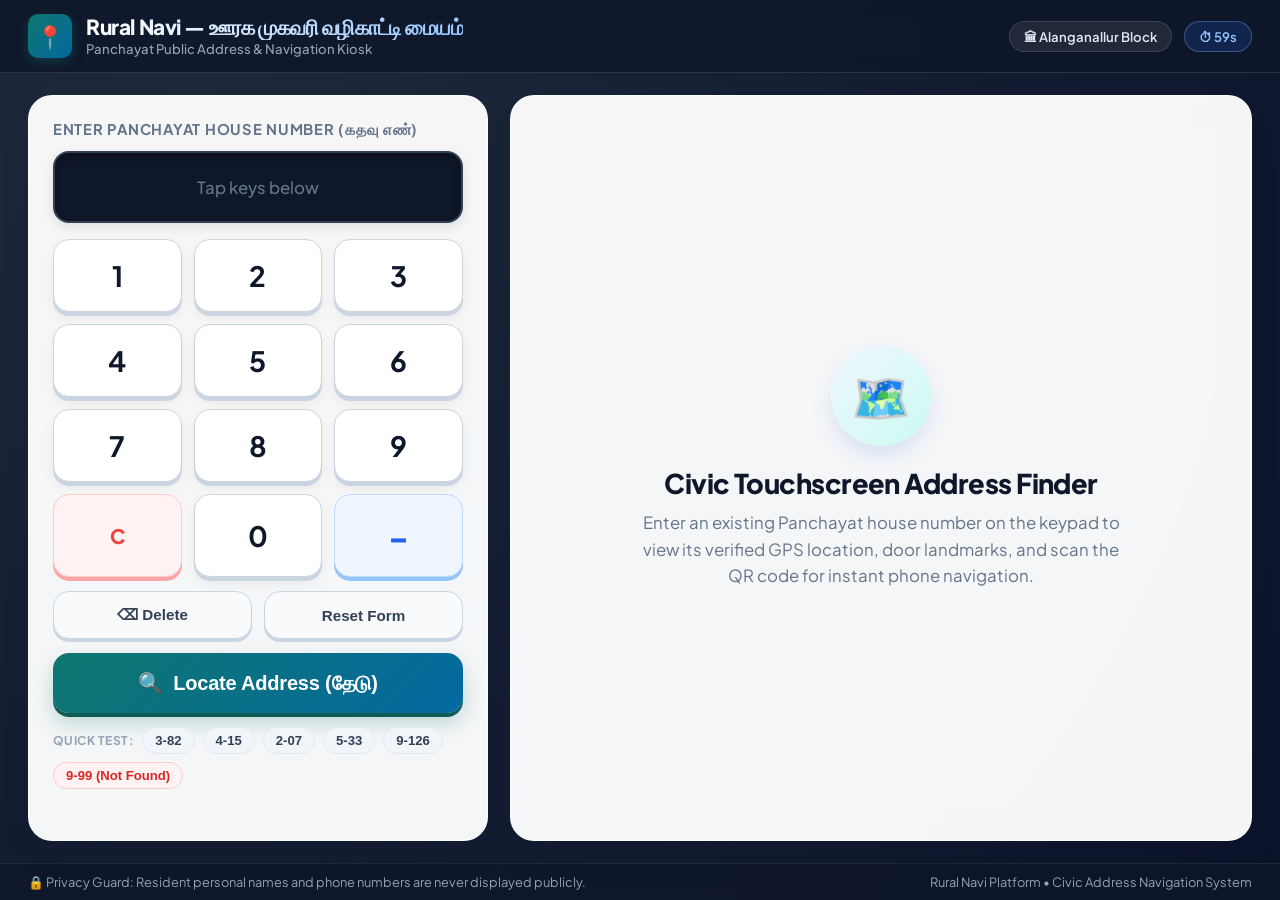
<file: kiosk.html>
<!DOCTYPE html>
<html lang="en">
<head>
  <meta charset="UTF-8">
  <meta name="viewport" content="width=device-width, initial-scale=1.0, maximum-scale=1.0, user-scalable=no">
  <title>Rural Navi — Village Civic Navigation Kiosk</title>

  <!-- Google Fonts for Modern Premium Civic Typography -->
  <link rel="preconnect" href="https://fonts.googleapis.com">
  <link rel="preconnect" href="https://fonts.gstatic.com" crossorigin>
  <link href="https://fonts.googleapis.com/css2?family=Plus+Jakarta+Sans:wght@400;500;600;700;800&family=JetBrains+Mono:wght@600;800&display=swap" rel="stylesheet">

  <!-- Local Leaflet Geospatial Map Library (Zero CDN dependency) -->
  <link rel="stylesheet" href="static/leaflet.css">
  <script src="static/leaflet.js"></script>

  <!-- Local QR Code Library (Zero CDN dependency) -->
  <script src="static/qrcode.min.js"></script>

  <style>
    :root {
      /* Premium Civic Palette: Deep Slate Navy, Crisp Pure White, Rich Civic Emerald, Vibrant Cyan */
      --bg-canvas: #0B132B;
      --panel-bg: rgba(255, 255, 255, 0.96);
      --card-bg: #FFFFFF;
      --card-border: #E2E8F0;
      
      --brand-primary: #0F766E;        /* Deep rich teal / civic emerald */
      --brand-primary-light: #CCFBF1;
      --brand-accent: #2563EB;         /* Civic Blue */
      --brand-accent-light: #EFF6FF;
      --brand-gradient: linear-gradient(135deg, #0F766E 0%, #0369A1 100%);
      
      --ink-headline: #0F172A;
      --ink-body: #334155;
      --ink-subtle: #64748B;
      --ink-light: #94A3B8;

      --key-bg: #F8FAFC;
      --key-border: #CBD5E1;
      --key-shadow: #94A3B8;
      
      --glass-panel: rgba(255, 255, 255, 0.88);
      --glass-border: rgba(255, 255, 255, 0.6);
      
      --radius-sm: 10px;
      --radius-md: 16px;
      --radius-lg: 24px;
      --radius-pill: 9999px;

      --shadow-sm: 0 2px 4px rgba(15, 23, 42, 0.04);
      --shadow-card: 0 10px 25px -5px rgba(15, 23, 42, 0.08), 0 8px 10px -6px rgba(15, 23, 42, 0.04);
      --shadow-kiosk: 0 20px 40px -15px rgba(15, 23, 42, 0.2);
    }

    * {
      box-sizing: border-box;
      margin: 0;
      padding: 0;
      -webkit-tap-highlight-color: transparent;
    }

    body {
      font-family: 'Plus Jakarta Sans', -apple-system, BlinkMacSystemFont, "Segoe UI", Roboto, sans-serif;
      background: radial-gradient(circle at 15% 15%, #1E293B 0%, #0B132B 100%);
      color: var(--ink-headline);
      min-height: 100vh;
      display: flex;
      flex-direction: column;
      user-select: none;
      -webkit-user-select: none;
      overflow-x: hidden;
    }

    /* TOP CIVIC APP BAR (Clean, modern glass effect) */
    .kiosk-header {
      background: rgba(15, 23, 42, 0.85);
      backdrop-filter: blur(12px);
      -webkit-backdrop-filter: blur(12px);
      color: #FFFFFF;
      padding: 14px 28px;
      display: flex;
      justify-content: space-between;
      align-items: center;
      border-bottom: 1px solid rgba(255, 255, 255, 0.12);
      z-index: 100;
    }

    .kiosk-branding {
      display: flex;
      align-items: center;
      gap: 14px;
    }

    .kiosk-emblem {
      width: 44px;
      height: 44px;
      background: var(--brand-gradient);
      border-radius: var(--radius-sm);
      display: flex;
      align-items: center;
      justify-content: center;
      font-size: 1.4rem;
      box-shadow: 0 4px 12px rgba(15, 118, 110, 0.35);
    }

    .kiosk-title {
      font-size: 1.3rem;
      font-weight: 800;
      letter-spacing: -0.02em;
      line-height: 1.2;
      background: linear-gradient(90deg, #FFFFFF, #93C5FD);
      -webkit-background-clip: text;
      -webkit-text-fill-color: transparent;
    }

    .kiosk-subtitle {
      font-size: 0.82rem;
      color: #94A3B8;
      font-weight: 500;
    }

    .kiosk-header-right {
      display: flex;
      align-items: center;
      gap: 12px;
    }

    .civic-badge {
      background: rgba(255, 255, 255, 0.08);
      color: #E2E8F0;
      padding: 6px 14px;
      border-radius: var(--radius-pill);
      font-size: 0.82rem;
      font-weight: 600;
      border: 1px solid rgba(255, 255, 255, 0.12);
      display: flex;
      align-items: center;
      gap: 6px;
    }

    .timer-badge {
      background: rgba(37, 99, 235, 0.18);
      color: #93C5FD;
      border: 1px solid rgba(147, 197, 253, 0.3);
    }

    /* MAIN LANDSCAPE TABLET LAYOUT */
    .kiosk-main {
      flex: 1;
      display: grid;
      grid-template-columns: 460px 1fr;
      gap: 22px;
      padding: 22px 28px;
      height: calc(100vh - 114px);
      max-width: 1700px;
      margin: 0 auto;
      width: 100%;
    }

    @media (max-width: 1024px) {
      .kiosk-main {
        grid-template-columns: 420px 1fr;
        padding: 16px;
        gap: 16px;
      }
    }

    @media (max-width: 860px) {
      .kiosk-main {
        grid-template-columns: 1fr;
        height: auto;
      }
    }

    /* LEFT CONTROL PANEL (Modern Sleek Card) */
    .control-panel {
      display: flex;
      flex-direction: column;
      height: 100%;
      background: var(--panel-bg);
      backdrop-filter: blur(16px);
      border-radius: var(--radius-lg);
      padding: 24px;
      box-shadow: var(--shadow-kiosk);
      border: 1px solid rgba(255, 255, 255, 0.8);
      overflow-y: auto;
    }

    .panel-header-title {
      font-size: 0.92rem;
      font-weight: 700;
      color: var(--ink-subtle);
      text-transform: uppercase;
      letter-spacing: 0.05em;
      margin-bottom: 12px;
      display: flex;
      justify-content: space-between;
      align-items: center;
    }

    /* VIRTUAL TOUCH DISPLAY (Ultra-Clean Digital Screen) */
    .touch-display-container {
      position: relative;
      margin-bottom: 16px;
    }

    .touch-display {
      background: #0F172A;
      border: 2px solid #334155;
      border-radius: var(--radius-md);
      padding: 16px 20px;
      min-height: 72px;
      display: flex;
      align-items: center;
      justify-content: center;
      font-family: 'JetBrains Mono', monospace;
      font-size: 2.3rem;
      font-weight: 800;
      letter-spacing: 2px;
      color: #38BDF8;
      box-shadow: inset 0 3px 8px rgba(0,0,0,0.4), 0 4px 12px rgba(15, 23, 42, 0.1);
      transition: all 0.2s ease;
    }

    .touch-display.empty {
      color: #64748B;
      font-family: 'Plus Jakarta Sans', sans-serif;
      font-size: 1.05rem;
      font-weight: 500;
      letter-spacing: normal;
    }

    .touch-display.active-typing {
      border-color: #38BDF8;
      box-shadow: inset 0 3px 8px rgba(0,0,0,0.4), 0 0 15px rgba(56, 189, 248, 0.25);
    }

    /* ON-SCREEN TOUCHPAD (Large Ergonomic Tablet Keys) */
    .touch-keypad {
      display: grid;
      grid-template-columns: repeat(3, 1fr);
      gap: 12px;
      margin-bottom: 14px;
    }

    .k-btn {
      background: #FFFFFF;
      color: #0F172A;
      border: 1px solid #CBD5E1;
      border-radius: var(--radius-md);
      padding: 18px 0;
      font-size: 1.75rem;
      font-weight: 700;
      font-family: 'Plus Jakarta Sans', sans-serif;
      cursor: pointer;
      box-shadow: 0 4px 0 #CBD5E1, 0 6px 12px rgba(15, 23, 42, 0.05);
      transition: all 0.08s ease;
      display: flex;
      align-items: center;
      justify-content: center;
    }

    .k-btn:active {
      transform: translateY(3px);
      box-shadow: 0 1px 0 #CBD5E1, 0 2px 4px rgba(15, 23, 42, 0.05);
      background: #F1F5F9;
    }

    .k-btn.hyphen {
      font-size: 2.2rem;
      color: var(--brand-accent);
      background: var(--brand-accent-light);
      border-color: #BFDBFE;
      box-shadow: 0 4px 0 #93C5FD;
    }

    .k-btn.hyphen:active {
      box-shadow: 0 1px 0 #93C5FD;
    }

    .k-btn.clear-btn {
      background: #FEF2F2;
      color: #EF4444;
      border-color: #FECACA;
      font-size: 1.25rem;
      font-weight: 800;
      box-shadow: 0 4px 0 #FCA5A5;
    }

    .k-btn.clear-btn:active {
      box-shadow: 0 1px 0 #FCA5A5;
    }

    .keypad-actions {
      display: flex;
      gap: 12px;
      margin-bottom: 14px;
    }

    .action-sub-btn {
      flex: 1;
      padding: 14px;
      border-radius: var(--radius-md);
      font-size: 0.95rem;
      font-weight: 700;
      border: 1px solid #CBD5E1;
      background: #F8FAFC;
      color: var(--ink-body);
      cursor: pointer;
      box-shadow: 0 3px 0 #CBD5E1;
      transition: all 0.08s ease;
      display: flex;
      align-items: center;
      justify-content: center;
      gap: 6px;
    }

    .action-sub-btn:active {
      transform: translateY(2px);
      box-shadow: 0 1px 0 #CBD5E1;
    }

    /* PRIMARY SEARCH / LOCATE BUTTON */
    .btn-search-kiosk {
      width: 100%;
      background: var(--brand-gradient);
      color: #FFFFFF;
      border: none;
      border-radius: var(--radius-md);
      padding: 18px;
      font-size: 1.25rem;
      font-weight: 800;
      letter-spacing: -0.01em;
      cursor: pointer;
      box-shadow: 0 4px 0 #0D5C56, 0 10px 20px rgba(15, 118, 110, 0.25);
      transition: all 0.1s ease;
      display: flex;
      align-items: center;
      justify-content: center;
      gap: 10px;
    }

    .btn-search-kiosk:active {
      transform: translateY(3px);
      box-shadow: 0 1px 0 #0D5C56;
    }

    /* QUICK TEST CHIPS */
    .demo-chips {
      display: flex;
      flex-wrap: wrap;
      gap: 8px;
      margin-top: 14px;
      align-items: center;
    }

    .demo-chip-label {
      font-size: 0.75rem;
      font-weight: 700;
      color: var(--ink-light);
      text-transform: uppercase;
      letter-spacing: 0.04em;
    }

    .demo-chip {
      background: #F1F5F9;
      border: 1px solid #E2E8F0;
      color: #334155;
      border-radius: var(--radius-pill);
      padding: 5px 12px;
      font-size: 0.82rem;
      font-weight: 700;
      cursor: pointer;
      transition: all 0.15s ease;
    }

    .demo-chip:hover, .demo-chip:active {
      background: #E2E8F0;
      color: #0F172A;
    }

    .demo-chip.test-notfound {
      background: #FEF2F2;
      color: #DC2626;
      border-color: #FECACA;
    }

    /* RIGHT DISPLAY PANEL (Map & Live Info) */
    .display-panel {
      display: flex;
      flex-direction: column;
      height: 100%;
      overflow: hidden;
      background: var(--panel-bg);
      backdrop-filter: blur(16px);
      border-radius: var(--radius-lg);
      padding: 24px;
      box-shadow: var(--shadow-kiosk);
      border: 1px solid rgba(255, 255, 255, 0.8);
    }

    /* WELCOME IDLE STATE */
    .state-welcome {
      height: 100%;
      display: flex;
      flex-direction: column;
      align-items: center;
      justify-content: center;
      text-align: center;
      padding: 40px;
    }

    .welcome-illustration {
      width: 100px;
      height: 100px;
      background: linear-gradient(135deg, #EFF6FF, #CCFBF1);
      border-radius: 50%;
      display: flex;
      align-items: center;
      justify-content: center;
      font-size: 3rem;
      margin-bottom: 20px;
      box-shadow: 0 10px 25px -5px rgba(37, 99, 235, 0.2);
    }

    .welcome-title {
      font-size: 1.7rem;
      font-weight: 800;
      color: #0F172A;
      letter-spacing: -0.02em;
      margin-bottom: 10px;
    }

    .welcome-sub {
      font-size: 1.05rem;
      color: #64748B;
      max-width: 500px;
      line-height: 1.6;
    }

    /* ACTIVE FOUND STATE */
    .state-result {
      display: none;
      height: 100%;
      flex-direction: column;
      gap: 16px;
    }

    .result-summary-card {
      background: #FFFFFF;
      border: 1px solid var(--card-border);
      border-radius: var(--radius-md);
      padding: 18px 22px;
      display: flex;
      justify-content: space-between;
      align-items: center;
      box-shadow: var(--shadow-sm);
    }

    .res-house-badge {
      font-size: 1.85rem;
      font-weight: 800;
      color: #0F172A;
      display: flex;
      align-items: center;
      gap: 12px;
      letter-spacing: -0.02em;
    }

    .res-pill {
      font-size: 0.72rem;
      font-weight: 700;
      background: #DCFCE7;
      color: #15803D;
      border: 1px solid #BBF7D0;
      padding: 3px 10px;
      border-radius: var(--radius-pill);
      text-transform: uppercase;
    }

    .res-location-sub {
      font-size: 0.98rem;
      font-weight: 600;
      color: #475569;
      margin-top: 3px;
    }

    .res-landmark {
      font-size: 0.92rem;
      color: #0F766E;
      font-weight: 600;
      margin-top: 6px;
      display: flex;
      align-items: center;
      gap: 6px;
    }

    .qr-thumbnail-box {
      text-align: center;
      cursor: pointer;
      background: #F8FAFC;
      border: 2px dashed #94A3B8;
      border-radius: var(--radius-md);
      padding: 10px 14px;
      transition: all 0.2s ease;
    }

    .qr-thumbnail-box:hover {
      transform: scale(1.03);
      border-color: #0F766E;
      background: #F0FDFA;
    }

    .qr-thumbnail-label {
      font-size: 0.72rem;
      font-weight: 800;
      color: #0F766E;
      margin-top: 6px;
      text-transform: uppercase;
      letter-spacing: 0.05em;
    }

    /* INTERACTIVE MAP FRAME */
    .map-frame {
      flex: 1;
      border-radius: var(--radius-md);
      overflow: hidden;
      border: 1px solid var(--card-border);
      position: relative;
      box-shadow: var(--shadow-sm);
      min-height: 280px;
    }

    #kioskMap {
      width: 100%;
      height: 100%;
    }

    /* NOT FOUND STATE */
    .state-not-found {
      display: none;
      height: 100%;
      flex-direction: column;
      align-items: center;
      justify-content: center;
      text-align: center;
      padding: 40px;
      background: #FFFFFF;
      border-radius: var(--radius-md);
      border: 1px solid #FECACA;
    }

    .nf-icon {
      width: 80px;
      height: 80px;
      background: #FEE2E2;
      color: #EF4444;
      border-radius: 50%;
      display: flex;
      align-items: center;
      justify-content: center;
      font-size: 2.4rem;
      margin-bottom: 18px;
    }

    .nf-title {
      font-size: 1.5rem;
      font-weight: 800;
      color: #991B1B;
      margin-bottom: 8px;
    }

    .nf-sub {
      font-size: 1rem;
      color: #64748B;
      max-width: 460px;
      line-height: 1.6;
    }

    /* SCREEN 5: ENLARGED QR FULLSCREEN MODAL */
    .modal-enlarge {
      position: fixed;
      inset: 0;
      background: rgba(15, 23, 42, 0.85);
      backdrop-filter: blur(10px);
      -webkit-backdrop-filter: blur(10px);
      display: none;
      align-items: center;
      justify-content: center;
      z-index: 9999;
      padding: 20px;
    }

    .modal-enlarge.open {
      display: flex;
    }

    .enlarge-card {
      background: #FFFFFF;
      border-radius: var(--radius-lg);
      padding: 36px 40px;
      text-align: center;
      max-width: 460px;
      width: 100%;
      box-shadow: 0 25px 50px -12px rgba(0, 0, 0, 0.4);
      border: 1px solid rgba(255, 255, 255, 0.4);
      animation: popIn 0.22s cubic-bezier(0.16, 1, 0.3, 1);
    }

    @keyframes popIn {
      from { transform: scale(0.92); opacity: 0; }
      to { transform: scale(1); opacity: 1; }
    }

    .enlarge-house {
      font-size: 1.8rem;
      font-weight: 800;
      color: #0F172A;
      margin-bottom: 4px;
    }

    .enlarge-landmark {
      font-size: 1rem;
      color: #64748B;
      margin-bottom: 22px;
    }

    .qr-large-frame {
      display: inline-block;
      padding: 16px;
      background: #FFFFFF;
      border: 2px dashed #CBD5E1;
      border-radius: var(--radius-md);
      margin-bottom: 18px;
    }

    .enlarge-note {
      font-size: 0.92rem;
      color: #0F766E;
      font-weight: 600;
      margin-bottom: 24px;
      line-height: 1.5;
    }

    .btn-dismiss {
      background: var(--brand-gradient);
      color: #FFFFFF;
      border: none;
      border-radius: var(--radius-md);
      padding: 14px 36px;
      font-size: 1.1rem;
      font-weight: 700;
      cursor: pointer;
      box-shadow: 0 4px 12px rgba(15, 118, 110, 0.3);
    }

    /* FOOTER BAR */
    .kiosk-footer {
      background: rgba(15, 23, 42, 0.9);
      padding: 10px 28px;
      display: flex;
      justify-content: space-between;
      align-items: center;
      font-size: 0.8rem;
      color: #94A3B8;
      border-top: 1px solid rgba(255, 255, 255, 0.08);
    }
  </style>
</head>
<body>

  <!-- KIOSK HEADER BAR -->
  <header class="kiosk-header">
    <div class="kiosk-branding">
      <div class="kiosk-emblem">📍</div>
      <div>
        <div class="kiosk-title">Rural Navi — ஊரக முகவரி வழிகாட்டி மையம்</div>
        <div class="kiosk-subtitle">Panchayat Public Address &amp; Navigation Kiosk</div>
      </div>
    </div>
    <div class="kiosk-header-right">
      <span class="civic-badge">🏛 Alanganallur Block</span>
      <span class="civic-badge timer-badge" id="sessionTimerDisplay">⏱ 60s</span>
    </div>
  </header>

  <!-- MAIN TWO-COLUMN CONTENT -->
  <main class="kiosk-main">

    <!-- LEFT PANEL: ON-SCREEN KEYPAD & SEARCH -->
    <section class="control-panel">
      <div class="panel-header-title">
        <span>Enter Panchayat House Number (கதவு எண்)</span>
      </div>

      <!-- VIRTUAL TOUCH DISPLAY (NO SOFT KEYBOARD POPUP) -->
      <div class="touch-display-container">
        <div class="touch-display empty" id="touchDisplay">
          Tap keys below
        </div>
      </div>

      <!-- TOUCH KEYPAD GRID (DIGITS, HYPHEN, BACKSPACE, CLEAR) -->
      <div class="touch-keypad">
        <button class="k-btn" onclick="pressKioskKey('1')">1</button>
        <button class="k-btn" onclick="pressKioskKey('2')">2</button>
        <button class="k-btn" onclick="pressKioskKey('3')">3</button>
        <button class="k-btn" onclick="pressKioskKey('4')">4</button>
        <button class="k-btn" onclick="pressKioskKey('5')">5</button>
        <button class="k-btn" onclick="pressKioskKey('6')">6</button>
        <button class="k-btn" onclick="pressKioskKey('7')">7</button>
        <button class="k-btn" onclick="pressKioskKey('8')">8</button>
        <button class="k-btn" onclick="pressKioskKey('9')">9</button>
        <button class="k-btn clear-btn" onclick="clearKioskKeys()">C</button>
        <button class="k-btn" onclick="pressKioskKey('0')">0</button>
        <button class="k-btn hyphen" onclick="pressKioskKey('-')">-</button>
      </div>

      <div class="keypad-actions">
        <button class="action-sub-btn" onclick="backspaceKioskKey()">⌫ Delete</button>
        <button class="action-sub-btn" onclick="clearKioskKeys()">Reset Form</button>
      </div>

      <!-- SEARCH BUTTON -->
      <button class="btn-search-kiosk" onclick="executeKioskLookup()">
        <span>🔍</span> Locate Address (தேடு)
      </button>

      <!-- QUICK TEST CHIPS -->
      <div class="demo-chips">
        <span class="demo-chip-label">Quick Test:</span>
        <button class="demo-chip" onclick="setSampleNo('3-82')">3-82</button>
        <button class="demo-chip" onclick="setSampleNo('4-15')">4-15</button>
        <button class="demo-chip" onclick="setSampleNo('2-07')">2-07</button>
        <button class="demo-chip" onclick="setSampleNo('5-33')">5-33</button>
        <button class="demo-chip" onclick="setSampleNo('9-126')">9-126</button>
        <button class="demo-chip test-notfound" onclick="setSampleNo('9-99')">9-99 (Not Found)</button>
      </div>
    </section>

    <!-- RIGHT PANEL: INTERACTIVE MAP & QR RESULTS -->
    <section class="display-panel">
      
      <!-- 1. DEFAULT WELCOME STATE -->
      <div class="state-welcome" id="stateWelcome">
        <div class="welcome-illustration">🗺️</div>
        <h2 class="welcome-title">Civic Touchscreen Address Finder</h2>
        <p class="welcome-sub">
          Enter an existing Panchayat house number on the keypad to view its verified GPS location, door landmarks, and scan the QR code for instant phone navigation.
        </p>
      </div>

      <!-- 2. FOUND RESULT STATE: SUMMARY CARD + INTERACTIVE MAP -->
      <div class="state-result" id="stateResult">
        
        <div class="result-summary-card">
          <div>
            <div class="res-house-badge">
              <span id="resHouseNumber">Door 3-82</span>
              <span class="res-pill" id="sampleDataTag">Verified</span>
            </div>
            <div class="res-location-sub" id="resVillageArea">Alanganallur Panchayat (Ward 1)</div>
            <div class="res-landmark" id="resLandmarkText">
              <span>📍</span> Opposite the water tank
            </div>
            <div style="margin-top:6px; font-size:0.8rem; color:#64748B;" id="resCoordsDisplay">
              GPS: 9.4519° N, 77.5586° E
            </div>
          </div>

          <!-- QR THUMBNAIL BOX (SCREEN 5 TRIGGER) -->
          <div class="qr-thumbnail-box" onclick="openEnlargedQR()" title="Click to view enlarged QR">
            <div id="thumbQrCanvas"></div>
            <div class="qr-thumbnail-label">Tap to Enlarge</div>
          </div>
        </div>

        <!-- EMBEDDED LEAFLET MAP -->
        <div class="map-frame">
          <div id="kioskMap"></div>
        </div>

      </div>

      <!-- 3. NOT FOUND STATE -->
      <div class="state-not-found" id="stateNotFound">
        <div class="nf-icon">⚠</div>
        <h3 class="nf-title">Address Not Found (முகவரி இல்லை)</h3>
        <p class="nf-sub" id="nfMessageText">
          No verified GPS record exists for house number <strong>"9-99"</strong> in the local Panchayat roll.
        </p>
        <p style="font-size:0.85rem; color:#64748B; margin-top:14px;">
          Please consult the local Panchayat administration to have this property surveyed and assigned a verified coordinate waypoint.
        </p>
      </div>

    </section>

  </main>

  <!-- SCREEN 5: ENLARGED QR FULLSCREEN MODAL -->
  <div class="modal-enlarge" id="modalEnlargeQR" onclick="closeEnlargedQR(event)">
    <div class="enlarge-card" onclick="event.stopPropagation()">
      <div class="enlarge-house" id="enlargeHouseTitle">Door 3-82</div>
      <div class="enlarge-landmark" id="enlargeLandmarkSub">Opposite the water tank</div>

      <div class="qr-large-frame">
        <div id="largeQrCanvas"></div>
      </div>

      <p class="enlarge-note">
        📱 Scan with any smartphone camera to immediately open turn-by-turn navigation in Google Maps
      </p>

      <button class="btn-dismiss" onclick="closeEnlargedQR()">Done (சரி)</button>
    </div>
  </div>

  <!-- PRIVACY FOOTER -->
  <footer class="kiosk-footer">
    <span>🔒 Privacy Guard: Resident personal names and phone numbers are never displayed publicly.</span>
    <span>Rural Navi Platform &bull; Civic Address Navigation System</span>
  </footer>

  <script>
    // Kiosk Application State
    let enteredHouseNo = "";
    let sessionRemainingSeconds = 60;
    let sessionInterval = null;
    let currentRecord = null;
    let kioskMapInstance = null;
    let mapMarker = null;

    // 1. TOUCH KEYPAD FUNCTIONS
    function pressKioskKey(val) {
      if (enteredHouseNo.length < 10) {
        enteredHouseNo += val;
        updateKioskDisplay();
      }
      resetSessionTimer();
    }

    function backspaceKioskKey() {
      if (enteredHouseNo.length > 0) {
        enteredHouseNo = enteredHouseNo.slice(0, -1);
        updateKioskDisplay();
      }
      resetSessionTimer();
    }

    function clearKioskKeys() {
      enteredHouseNo = "";
      updateKioskDisplay();
      showWelcomeState();
      resetSessionTimer();
    }

    function updateKioskDisplay() {
      const disp = document.getElementById("touchDisplay");
      if (enteredHouseNo.length === 0) {
        disp.textContent = "Tap keys below";
        disp.classList.add("empty");
        disp.classList.remove("active-typing");
      } else {
        disp.textContent = enteredHouseNo;
        disp.classList.remove("empty");
        disp.classList.add("active-typing");
      }
    }

    function setSampleNo(no) {
      enteredHouseNo = no;
      updateKioskDisplay();
      executeKioskLookup();
      resetSessionTimer();
    }

    // 2. STATE CONTROLLERS
    function showWelcomeState() {
      document.getElementById("stateWelcome").style.display = "flex";
      document.getElementById("stateResult").style.display = "none";
      document.getElementById("stateNotFound").style.display = "none";
      currentRecord = null;
    }

    function showResultState() {
      document.getElementById("stateWelcome").style.display = "none";
      document.getElementById("stateResult").style.display = "flex";
      document.getElementById("stateNotFound").style.display = "none";
    }

    function showNotFoundState(query) {
      document.getElementById("stateWelcome").style.display = "none";
      document.getElementById("stateResult").style.display = "none";
      document.getElementById("stateNotFound").style.display = "flex";
      document.getElementById("nfMessageText").innerHTML = `No verified GPS record exists for house number <strong>"${query}"</strong> in the local Panchayat roll.`;
    }

    // Offline/GitHub Pages Data Cache from data.json
    let offlineDatabase = null;
    async function initOfflineData() {
      try {
        const res = await fetch('data.json');
        if (res.ok) {
          offlineDatabase = await res.json();
          console.log("Loaded offline data:", offlineDatabase);
        }
      } catch (e) {
        console.warn("Could not load local data.json:", e);
      }
    }
    initOfflineData();

    function normalizeText(str) {
      if (!str) return "";
      return str.toString().trim().toLowerCase().replace(/[–—−]/g, '-').replace(/\s+/g, '');
    }

    // 3. LOOKUP & MAP/QR WORKFLOW (Hybrid: Server API + Static Offline Fallback)
    async function executeKioskLookup() {
      const raw = enteredHouseNo.trim();
      if (!raw) return;

      resetSessionTimer();

      try {
        let matchedItem = null;
        try {
          const response = await fetch(`/api/search?q=${encodeURIComponent(raw)}`);
          if (response.ok) {
            const data = await response.json();
            if (data.success && data.count > 0) {
              matchedItem = data.results[0];
            }
          }
        } catch (fetchErr) {
          console.log("Backend API not reachable, falling back to local data.json");
        }

        // Static Web fallback if server API returned nothing or is offline
        if (!matchedItem && offlineDatabase && offlineDatabase.houses) {
          const normQuery = normalizeText(raw);
          matchedItem = offlineDatabase.houses.find(h => {
            return normalizeText(h.house_no) === normQuery || normalizeText(h.normalized_no) === normQuery;
          });
          if (matchedItem) {
            matchedItem.lat = matchedItem.latitude;
            matchedItem.lng = matchedItem.longitude;
          }
        }

        if (matchedItem) {
          currentRecord = matchedItem;
          renderKioskResult(matchedItem);
        } else {
          showNotFoundState(raw);
        }
      } catch (err) {
        console.error("Lookup error:", err);
        showNotFoundState(raw);
      }
    }

    function renderKioskResult(item) {
      showResultState();

      document.getElementById("resHouseNumber").textContent = `Door ${item.house_no}`;
      document.getElementById("resVillageArea").textContent = `${item.village_name} Panchayat (Ward ${item.ward_no})`;
      document.getElementById("resLandmarkText").innerHTML = `<span>📍</span> ${item.landmark || 'No specific landmark recorded'}`;
      document.getElementById("resCoordsDisplay").textContent = `GPS: ${item.lat.toFixed(5)}° N, ${item.lng.toFixed(5)}° E`;

      // Direct universal Google Maps navigation URL
      const mapsDestinationUrl = `https://www.google.com/maps/search/?api=1&query=${item.lat},${item.lng}`;

      // Render Thumbnail QR
      const thumbCanvas = document.getElementById("thumbQrCanvas");
      thumbCanvas.innerHTML = "";
      new QRCode(thumbCanvas, {
        text: mapsDestinationUrl,
        width: 95,
        height: 95,
        colorDark: "#0F172A",
        colorLight: "#FFFFFF",
        correctLevel: QRCode.CorrectLevel.M
      });

      // Prepare Large Modal QR (Screen 5)
      const largeCanvas = document.getElementById("largeQrCanvas");
      largeCanvas.innerHTML = "";
      new QRCode(largeCanvas, {
        text: mapsDestinationUrl,
        width: 240,
        height: 240,
        colorDark: "#0F172A",
        colorLight: "#FFFFFF",
        correctLevel: QRCode.CorrectLevel.M
      });
      document.getElementById("enlargeHouseTitle").textContent = `Door ${item.house_no} (${item.village_name})`;
      document.getElementById("enlargeLandmarkSub").textContent = item.landmark || "";

      // Initialize or Update Leaflet Map
      initOrUpdateMap(item.lat, item.lng, item.house_no, item.landmark);
    }

    // 4. MAP RENDERING
    function initOrUpdateMap(lat, lng, houseNo, landmark) {
      if (!kioskMapInstance) {
        kioskMapInstance = L.map("kioskMap", {
          zoomControl: true,
          attributionControl: true
        }).setView([lat, lng], 17);

        L.tileLayer("https://{s}.tile.openstreetmap.org/{z}/{x}/{y}.png", {
          maxZoom: 19,
          attribution: "&copy; OpenStreetMap contributors | Rural Navi"
        }).addTo(kioskMapInstance);
      } else {
        kioskMapInstance.invalidateSize();
        kioskMapInstance.setView([lat, lng], 17);
      }

      if (mapMarker) {
        kioskMapInstance.removeLayer(mapMarker);
      }

      mapMarker = L.marker([lat, lng]).addTo(kioskMapInstance);
      mapMarker.bindPopup(`
        <div style="font-family:'Plus Jakarta Sans',sans-serif; text-align:center;">
          <strong style="color:#0F172A; font-size:1.1rem;">Door ${houseNo}</strong><br>
          <span style="color:#64748B; font-size:0.85rem;">${landmark}</span>
        </div>
      `).openPopup();

      setTimeout(() => {
        kioskMapInstance.invalidateSize();
      }, 250);
    }

    // 5. ENLARGED QR MODAL (SCREEN 5)
    function openEnlargedQR() {
      if (!currentRecord) return;
      document.getElementById("modalEnlargeQR").classList.add("open");
      resetSessionTimer();
    }

    function closeEnlargedQR(e) {
      if (e) e.stopPropagation();
      document.getElementById("modalEnlargeQR").classList.remove("open");
      resetSessionTimer();
    }

    // 6. PRIVACY AUTO-RESET COUNTDOWN TIMER (60 SECONDS)
    function resetSessionTimer() {
      sessionRemainingSeconds = 60;
      updateTimerBadge();
    }

    function updateTimerBadge() {
      const badge = document.getElementById("sessionTimerDisplay");
      if (badge) {
        badge.textContent = `⏱ ${sessionRemainingSeconds}s`;
      }
    }

    function startSessionCountdown() {
      if (sessionInterval) clearInterval(sessionInterval);
      sessionInterval = setInterval(() => {
        sessionRemainingSeconds--;
        if (sessionRemainingSeconds <= 0) {
          clearKioskKeys();
          closeEnlargedQR();
          sessionRemainingSeconds = 60;
        }
        updateTimerBadge();
      }, 1000);
    }

    // Initialize on page load
    window.addEventListener("DOMContentLoaded", () => {
      startSessionCountdown();
      updateTimerBadge();
    });
  </script>
</body>
</html>
</file>
<file: static/leaflet.css>
/* required styles */

.leaflet-pane,
.leaflet-tile,
.leaflet-marker-icon,
.leaflet-marker-shadow,
.leaflet-tile-container,
.leaflet-pane > svg,
.leaflet-pane > canvas,
.leaflet-zoom-box,
.leaflet-image-layer,
.leaflet-layer {
	position: absolute;
	left: 0;
	top: 0;
	}
.leaflet-container {
	overflow: hidden;
	}
.leaflet-tile,
.leaflet-marker-icon,
.leaflet-marker-shadow {
	-webkit-user-select: none;
	   -moz-user-select: none;
	        user-select: none;
	  -webkit-user-drag: none;
	}
/* Prevents IE11 from highlighting tiles in blue */
.leaflet-tile::selection {
	background: transparent;
}
/* Safari renders non-retina tile on retina better with this, but Chrome is worse */
.leaflet-safari .leaflet-tile {
	image-rendering: -webkit-optimize-contrast;
	}
/* hack that prevents hw layers "stretching" when loading new tiles */
.leaflet-safari .leaflet-tile-container {
	width: 1600px;
	height: 1600px;
	-webkit-transform-origin: 0 0;
	}
.leaflet-marker-icon,
.leaflet-marker-shadow {
	display: block;
	}
/* .leaflet-container svg: reset svg max-width decleration shipped in Joomla! (joomla.org) 3.x */
/* .leaflet-container img: map is broken in FF if you have max-width: 100% on tiles */
.leaflet-container .leaflet-overlay-pane svg {
	max-width: none !important;
	max-height: none !important;
	}
.leaflet-container .leaflet-marker-pane img,
.leaflet-container .leaflet-shadow-pane img,
.leaflet-container .leaflet-tile-pane img,
.leaflet-container img.leaflet-image-layer,
.leaflet-container .leaflet-tile {
	max-width: none !important;
	max-height: none !important;
	width: auto;
	padding: 0;
	}

.leaflet-container img.leaflet-tile {
	/* See: https://bugs.chromium.org/p/chromium/issues/detail?id=600120 */
	mix-blend-mode: plus-lighter;
}

.leaflet-container.leaflet-touch-zoom {
	-ms-touch-action: pan-x pan-y;
	touch-action: pan-x pan-y;
	}
.leaflet-container.leaflet-touch-drag {
	-ms-touch-action: pinch-zoom;
	/* Fallback for FF which doesn't support pinch-zoom */
	touch-action: none;
	touch-action: pinch-zoom;
}
.leaflet-container.leaflet-touch-drag.leaflet-touch-zoom {
	-ms-touch-action: none;
	touch-action: none;
}
.leaflet-container {
	-webkit-tap-highlight-color: transparent;
}
.leaflet-container a {
	-webkit-tap-highlight-color: rgba(51, 181, 229, 0.4);
}
.leaflet-tile {
	filter: inherit;
	visibility: hidden;
	}
.leaflet-tile-loaded {
	visibility: inherit;
	}
.leaflet-zoom-box {
	width: 0;
	height: 0;
	-moz-box-sizing: border-box;
	     box-sizing: border-box;
	z-index: 800;
	}
/* workaround for https://bugzilla.mozilla.org/show_bug.cgi?id=888319 */
.leaflet-overlay-pane svg {
	-moz-user-select: none;
	}

.leaflet-pane         { z-index: 400; }

.leaflet-tile-pane    { z-index: 200; }
.leaflet-overlay-pane { z-index: 400; }
.leaflet-shadow-pane  { z-index: 500; }
.leaflet-marker-pane  { z-index: 600; }
.leaflet-tooltip-pane   { z-index: 650; }
.leaflet-popup-pane   { z-index: 700; }

.leaflet-map-pane canvas { z-index: 100; }
.leaflet-map-pane svg    { z-index: 200; }

.leaflet-vml-shape {
	width: 1px;
	height: 1px;
	}
.lvml {
	behavior: url(#default#VML);
	display: inline-block;
	position: absolute;
	}


/* control positioning */

.leaflet-control {
	position: relative;
	z-index: 800;
	pointer-events: visiblePainted; /* IE 9-10 doesn't have auto */
	pointer-events: auto;
	}
.leaflet-top,
.leaflet-bottom {
	position: absolute;
	z-index: 1000;
	pointer-events: none;
	}
.leaflet-top {
	top: 0;
	}
.leaflet-right {
	right: 0;
	}
.leaflet-bottom {
	bottom: 0;
	}
.leaflet-left {
	left: 0;
	}
.leaflet-control {
	float: left;
	clear: both;
	}
.leaflet-right .leaflet-control {
	float: right;
	}
.leaflet-top .leaflet-control {
	margin-top: 10px;
	}
.leaflet-bottom .leaflet-control {
	margin-bottom: 10px;
	}
.leaflet-left .leaflet-control {
	margin-left: 10px;
	}
.leaflet-right .leaflet-control {
	margin-right: 10px;
	}


/* zoom and fade animations */

.leaflet-fade-anim .leaflet-popup {
	opacity: 0;
	-webkit-transition: opacity 0.2s linear;
	   -moz-transition: opacity 0.2s linear;
	        transition: opacity 0.2s linear;
	}
.leaflet-fade-anim .leaflet-map-pane .leaflet-popup {
	opacity: 1;
	}
.leaflet-zoom-animated {
	-webkit-transform-origin: 0 0;
	    -ms-transform-origin: 0 0;
	        transform-origin: 0 0;
	}
svg.leaflet-zoom-animated {
	will-change: transform;
}

.leaflet-zoom-anim .leaflet-zoom-animated {
	-webkit-transition: -webkit-transform 0.25s cubic-bezier(0,0,0.25,1);
	   -moz-transition:    -moz-transform 0.25s cubic-bezier(0,0,0.25,1);
	        transition:         transform 0.25s cubic-bezier(0,0,0.25,1);
	}
.leaflet-zoom-anim .leaflet-tile,
.leaflet-pan-anim .leaflet-tile {
	-webkit-transition: none;
	   -moz-transition: none;
	        transition: none;
	}

.leaflet-zoom-anim .leaflet-zoom-hide {
	visibility: hidden;
	}


/* cursors */

.leaflet-interactive {
	cursor: pointer;
	}
.leaflet-grab {
	cursor: -webkit-grab;
	cursor:    -moz-grab;
	cursor:         grab;
	}
.leaflet-crosshair,
.leaflet-crosshair .leaflet-interactive {
	cursor: crosshair;
	}
.leaflet-popup-pane,
.leaflet-control {
	cursor: auto;
	}
.leaflet-dragging .leaflet-grab,
.leaflet-dragging .leaflet-grab .leaflet-interactive,
.leaflet-dragging .leaflet-marker-draggable {
	cursor: move;
	cursor: -webkit-grabbing;
	cursor:    -moz-grabbing;
	cursor:         grabbing;
	}

/* marker & overlays interactivity */
.leaflet-marker-icon,
.leaflet-marker-shadow,
.leaflet-image-layer,
.leaflet-pane > svg path,
.leaflet-tile-container {
	pointer-events: none;
	}

.leaflet-marker-icon.leaflet-interactive,
.leaflet-image-layer.leaflet-interactive,
.leaflet-pane > svg path.leaflet-interactive,
svg.leaflet-image-layer.leaflet-interactive path {
	pointer-events: visiblePainted; /* IE 9-10 doesn't have auto */
	pointer-events: auto;
	}

/* visual tweaks */

.leaflet-container {
	background: #ddd;
	outline-offset: 1px;
	}
.leaflet-container a {
	color: #0078A8;
	}
.leaflet-zoom-box {
	border: 2px dotted #38f;
	background: rgba(255,255,255,0.5);
	}


/* general typography */
.leaflet-container {
	font-family: "Helvetica Neue", Arial, Helvetica, sans-serif;
	font-size: 12px;
	font-size: 0.75rem;
	line-height: 1.5;
	}


/* general toolbar styles */

.leaflet-bar {
	box-shadow: 0 1px 5px rgba(0,0,0,0.65);
	border-radius: 4px;
	}
.leaflet-bar a {
	background-color: #fff;
	border-bottom: 1px solid #ccc;
	width: 26px;
	height: 26px;
	line-height: 26px;
	display: block;
	text-align: center;
	text-decoration: none;
	color: black;
	}
.leaflet-bar a,
.leaflet-control-layers-toggle {
	background-position: 50% 50%;
	background-repeat: no-repeat;
	display: block;
	}
.leaflet-bar a:hover,
.leaflet-bar a:focus {
	background-color: #f4f4f4;
	}
.leaflet-bar a:first-child {
	border-top-left-radius: 4px;
	border-top-right-radius: 4px;
	}
.leaflet-bar a:last-child {
	border-bottom-left-radius: 4px;
	border-bottom-right-radius: 4px;
	border-bottom: none;
	}
.leaflet-bar a.leaflet-disabled {
	cursor: default;
	background-color: #f4f4f4;
	color: #bbb;
	}

.leaflet-touch .leaflet-bar a {
	width: 30px;
	height: 30px;
	line-height: 30px;
	}
.leaflet-touch .leaflet-bar a:first-child {
	border-top-left-radius: 2px;
	border-top-right-radius: 2px;
	}
.leaflet-touch .leaflet-bar a:last-child {
	border-bottom-left-radius: 2px;
	border-bottom-right-radius: 2px;
	}

/* zoom control */

.leaflet-control-zoom-in,
.leaflet-control-zoom-out {
	font: bold 18px 'Lucida Console', Monaco, monospace;
	text-indent: 1px;
	}

.leaflet-touch .leaflet-control-zoom-in, .leaflet-touch .leaflet-control-zoom-out  {
	font-size: 22px;
	}


/* layers control */

.leaflet-control-layers {
	box-shadow: 0 1px 5px rgba(0,0,0,0.4);
	background: #fff;
	border-radius: 5px;
	}
.leaflet-control-layers-toggle {
	background-image: url(images/layers.png);
	width: 36px;
	height: 36px;
	}
.leaflet-retina .leaflet-control-layers-toggle {
	background-image: url(images/layers-2x.png);
	background-size: 26px 26px;
	}
.leaflet-touch .leaflet-control-layers-toggle {
	width: 44px;
	height: 44px;
	}
.leaflet-control-layers .leaflet-control-layers-list,
.leaflet-control-layers-expanded .leaflet-control-layers-toggle {
	display: none;
	}
.leaflet-control-layers-expanded .leaflet-control-layers-list {
	display: block;
	position: relative;
	}
.leaflet-control-layers-expanded {
	padding: 6px 10px 6px 6px;
	color: #333;
	background: #fff;
	}
.leaflet-control-layers-scrollbar {
	overflow-y: scroll;
	overflow-x: hidden;
	padding-right: 5px;
	}
.leaflet-control-layers-selector {
	margin-top: 2px;
	position: relative;
	top: 1px;
	}
.leaflet-control-layers label {
	display: block;
	font-size: 13px;
	font-size: 1.08333em;
	}
.leaflet-control-layers-separator {
	height: 0;
	border-top: 1px solid #ddd;
	margin: 5px -10px 5px -6px;
	}

/* Default icon URLs */
.leaflet-default-icon-path { /* used only in path-guessing heuristic, see L.Icon.Default */
	background-image: url(images/marker-icon.png);
	}


/* attribution and scale controls */

.leaflet-container .leaflet-control-attribution {
	background: #fff;
	background: rgba(255, 255, 255, 0.8);
	margin: 0;
	}
.leaflet-control-attribution,
.leaflet-control-scale-line {
	padding: 0 5px;
	color: #333;
	line-height: 1.4;
	}
.leaflet-control-attribution a {
	text-decoration: none;
	}
.leaflet-control-attribution a:hover,
.leaflet-control-attribution a:focus {
	text-decoration: underline;
	}
.leaflet-attribution-flag {
	display: inline !important;
	vertical-align: baseline !important;
	width: 1em;
	height: 0.6669em;
	}
.leaflet-left .leaflet-control-scale {
	margin-left: 5px;
	}
.leaflet-bottom .leaflet-control-scale {
	margin-bottom: 5px;
	}
.leaflet-control-scale-line {
	border: 2px solid #777;
	border-top: none;
	line-height: 1.1;
	padding: 2px 5px 1px;
	white-space: nowrap;
	-moz-box-sizing: border-box;
	     box-sizing: border-box;
	background: rgba(255, 255, 255, 0.8);
	text-shadow: 1px 1px #fff;
	}
.leaflet-control-scale-line:not(:first-child) {
	border-top: 2px solid #777;
	border-bottom: none;
	margin-top: -2px;
	}
.leaflet-control-scale-line:not(:first-child):not(:last-child) {
	border-bottom: 2px solid #777;
	}

.leaflet-touch .leaflet-control-attribution,
.leaflet-touch .leaflet-control-layers,
.leaflet-touch .leaflet-bar {
	box-shadow: none;
	}
.leaflet-touch .leaflet-control-layers,
.leaflet-touch .leaflet-bar {
	border: 2px solid rgba(0,0,0,0.2);
	background-clip: padding-box;
	}


/* popup */

.leaflet-popup {
	position: absolute;
	text-align: center;
	margin-bottom: 20px;
	}
.leaflet-popup-content-wrapper {
	padding: 1px;
	text-align: left;
	border-radius: 12px;
	}
.leaflet-popup-content {
	margin: 13px 24px 13px 20px;
	line-height: 1.3;
	font-size: 13px;
	font-size: 1.08333em;
	min-height: 1px;
	}
.leaflet-popup-content p {
	margin: 17px 0;
	margin: 1.3em 0;
	}
.leaflet-popup-tip-container {
	width: 40px;
	height: 20px;
	position: absolute;
	left: 50%;
	margin-top: -1px;
	margin-left: -20px;
	overflow: hidden;
	pointer-events: none;
	}
.leaflet-popup-tip {
	width: 17px;
	height: 17px;
	padding: 1px;

	margin: -10px auto 0;
	pointer-events: auto;

	-webkit-transform: rotate(45deg);
	   -moz-transform: rotate(45deg);
	    -ms-transform: rotate(45deg);
	        transform: rotate(45deg);
	}
.leaflet-popup-content-wrapper,
.leaflet-popup-tip {
	background: white;
	color: #333;
	box-shadow: 0 3px 14px rgba(0,0,0,0.4);
	}
.leaflet-container a.leaflet-popup-close-button {
	position: absolute;
	top: 0;
	right: 0;
	border: none;
	text-align: center;
	width: 24px;
	height: 24px;
	font: 16px/24px Tahoma, Verdana, sans-serif;
	color: #757575;
	text-decoration: none;
	background: transparent;
	}
.leaflet-container a.leaflet-popup-close-button:hover,
.leaflet-container a.leaflet-popup-close-button:focus {
	color: #585858;
	}
.leaflet-popup-scrolled {
	overflow: auto;
	}

.leaflet-oldie .leaflet-popup-content-wrapper {
	-ms-zoom: 1;
	}
.leaflet-oldie .leaflet-popup-tip {
	width: 24px;
	margin: 0 auto;

	-ms-filter: "progid:DXImageTransform.Microsoft.Matrix(M11=0.70710678, M12=0.70710678, M21=-0.70710678, M22=0.70710678)";
	filter: progid:DXImageTransform.Microsoft.Matrix(M11=0.70710678, M12=0.70710678, M21=-0.70710678, M22=0.70710678);
	}

.leaflet-oldie .leaflet-control-zoom,
.leaflet-oldie .leaflet-control-layers,
.leaflet-oldie .leaflet-popup-content-wrapper,
.leaflet-oldie .leaflet-popup-tip {
	border: 1px solid #999;
	}


/* div icon */

.leaflet-div-icon {
	background: #fff;
	border: 1px solid #666;
	}


/* Tooltip */
/* Base styles for the element that has a tooltip */
.leaflet-tooltip {
	position: absolute;
	padding: 6px;
	background-color: #fff;
	border: 1px solid #fff;
	border-radius: 3px;
	color: #222;
	white-space: nowrap;
	-webkit-user-select: none;
	-moz-user-select: none;
	-ms-user-select: none;
	user-select: none;
	pointer-events: none;
	box-shadow: 0 1px 3px rgba(0,0,0,0.4);
	}
.leaflet-tooltip.leaflet-interactive {
	cursor: pointer;
	pointer-events: auto;
	}
.leaflet-tooltip-top:before,
.leaflet-tooltip-bottom:before,
.leaflet-tooltip-left:before,
.leaflet-tooltip-right:before {
	position: absolute;
	pointer-events: none;
	border: 6px solid transparent;
	background: transparent;
	content: "";
	}

/* Directions */

.leaflet-tooltip-bottom {
	margin-top: 6px;
}
.leaflet-tooltip-top {
	margin-top: -6px;
}
.leaflet-tooltip-bottom:before,
.leaflet-tooltip-top:before {
	left: 50%;
	margin-left: -6px;
	}
.leaflet-tooltip-top:before {
	bottom: 0;
	margin-bottom: -12px;
	border-top-color: #fff;
	}
.leaflet-tooltip-bottom:before {
	top: 0;
	margin-top: -12px;
	margin-left: -6px;
	border-bottom-color: #fff;
	}
.leaflet-tooltip-left {
	margin-left: -6px;
}
.leaflet-tooltip-right {
	margin-left: 6px;
}
.leaflet-tooltip-left:before,
.leaflet-tooltip-right:before {
	top: 50%;
	margin-top: -6px;
	}
.leaflet-tooltip-left:before {
	right: 0;
	margin-right: -12px;
	border-left-color: #fff;
	}
.leaflet-tooltip-right:before {
	left: 0;
	margin-left: -12px;
	border-right-color: #fff;
	}

/* Printing */

@media print {
	/* Prevent printers from removing background-images of controls. */
	.leaflet-control {
		-webkit-print-color-adjust: exact;
		print-color-adjust: exact;
		}
	}
</file>
